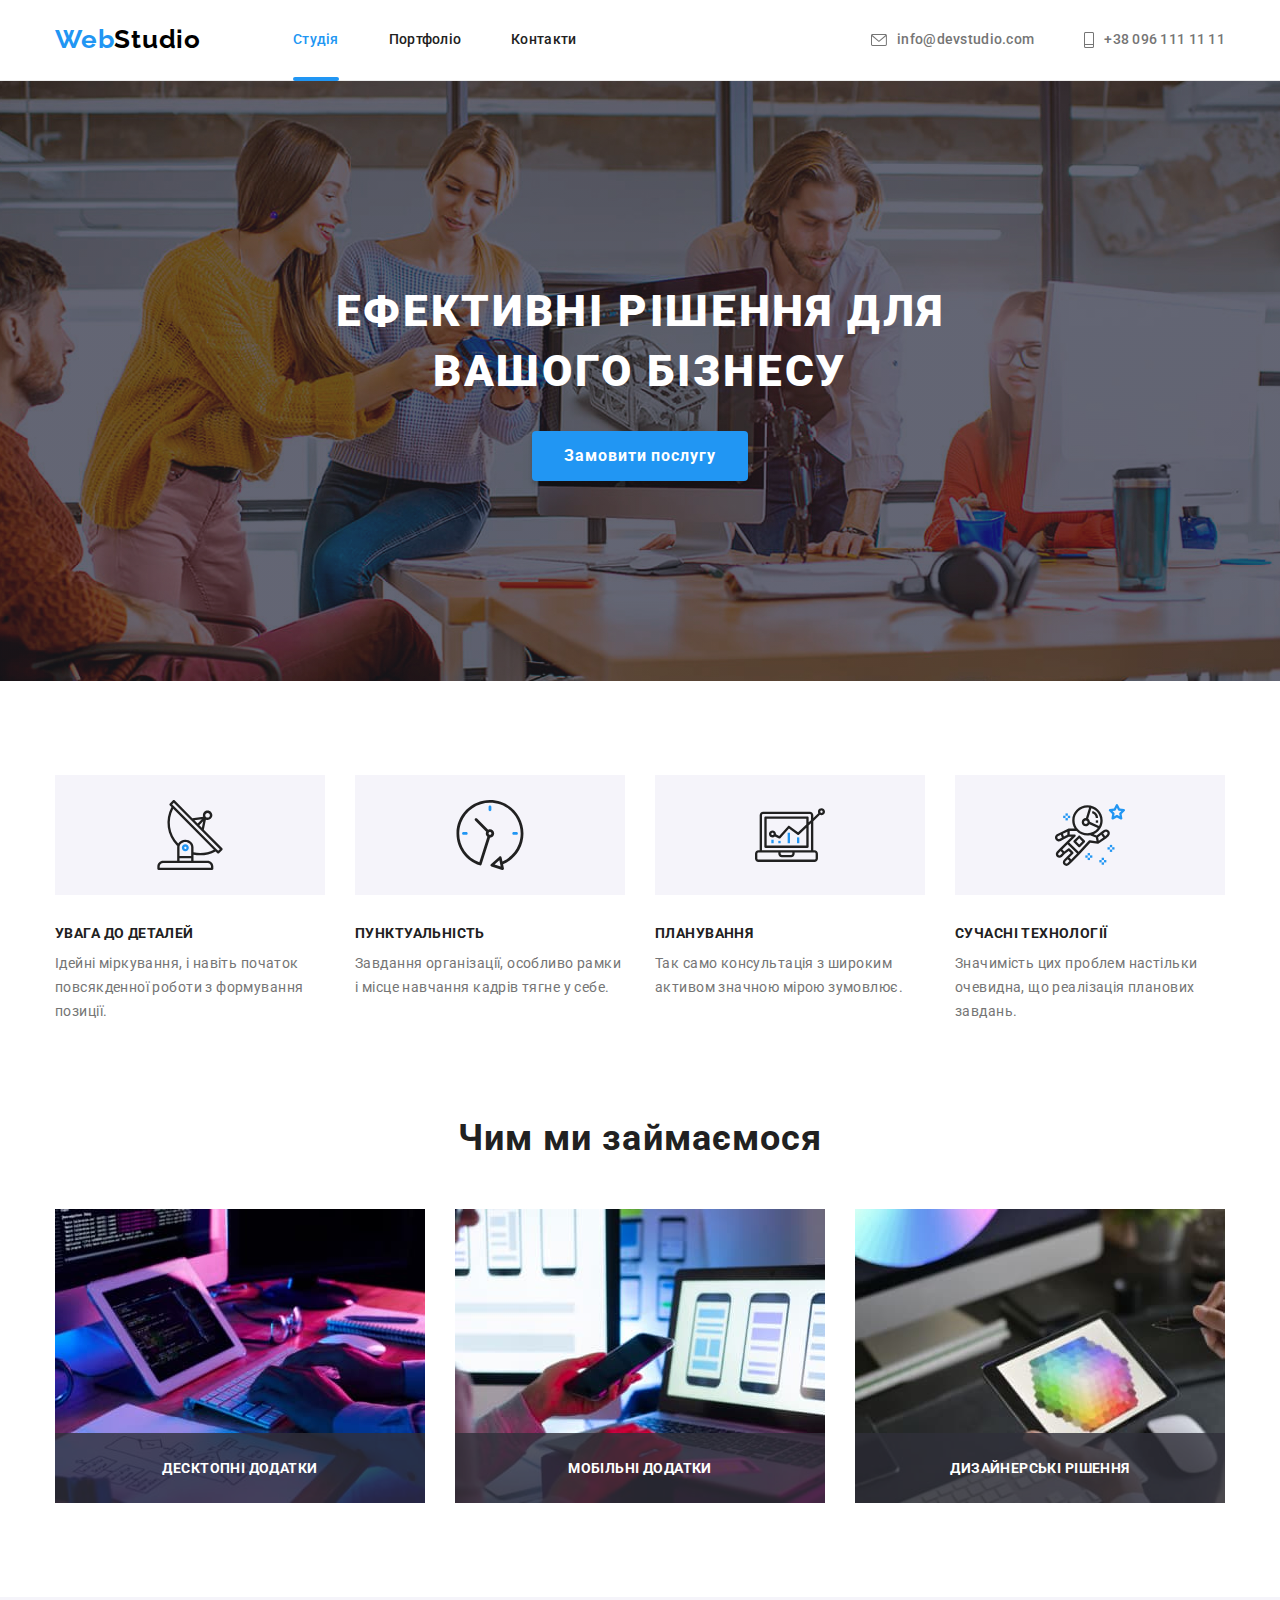
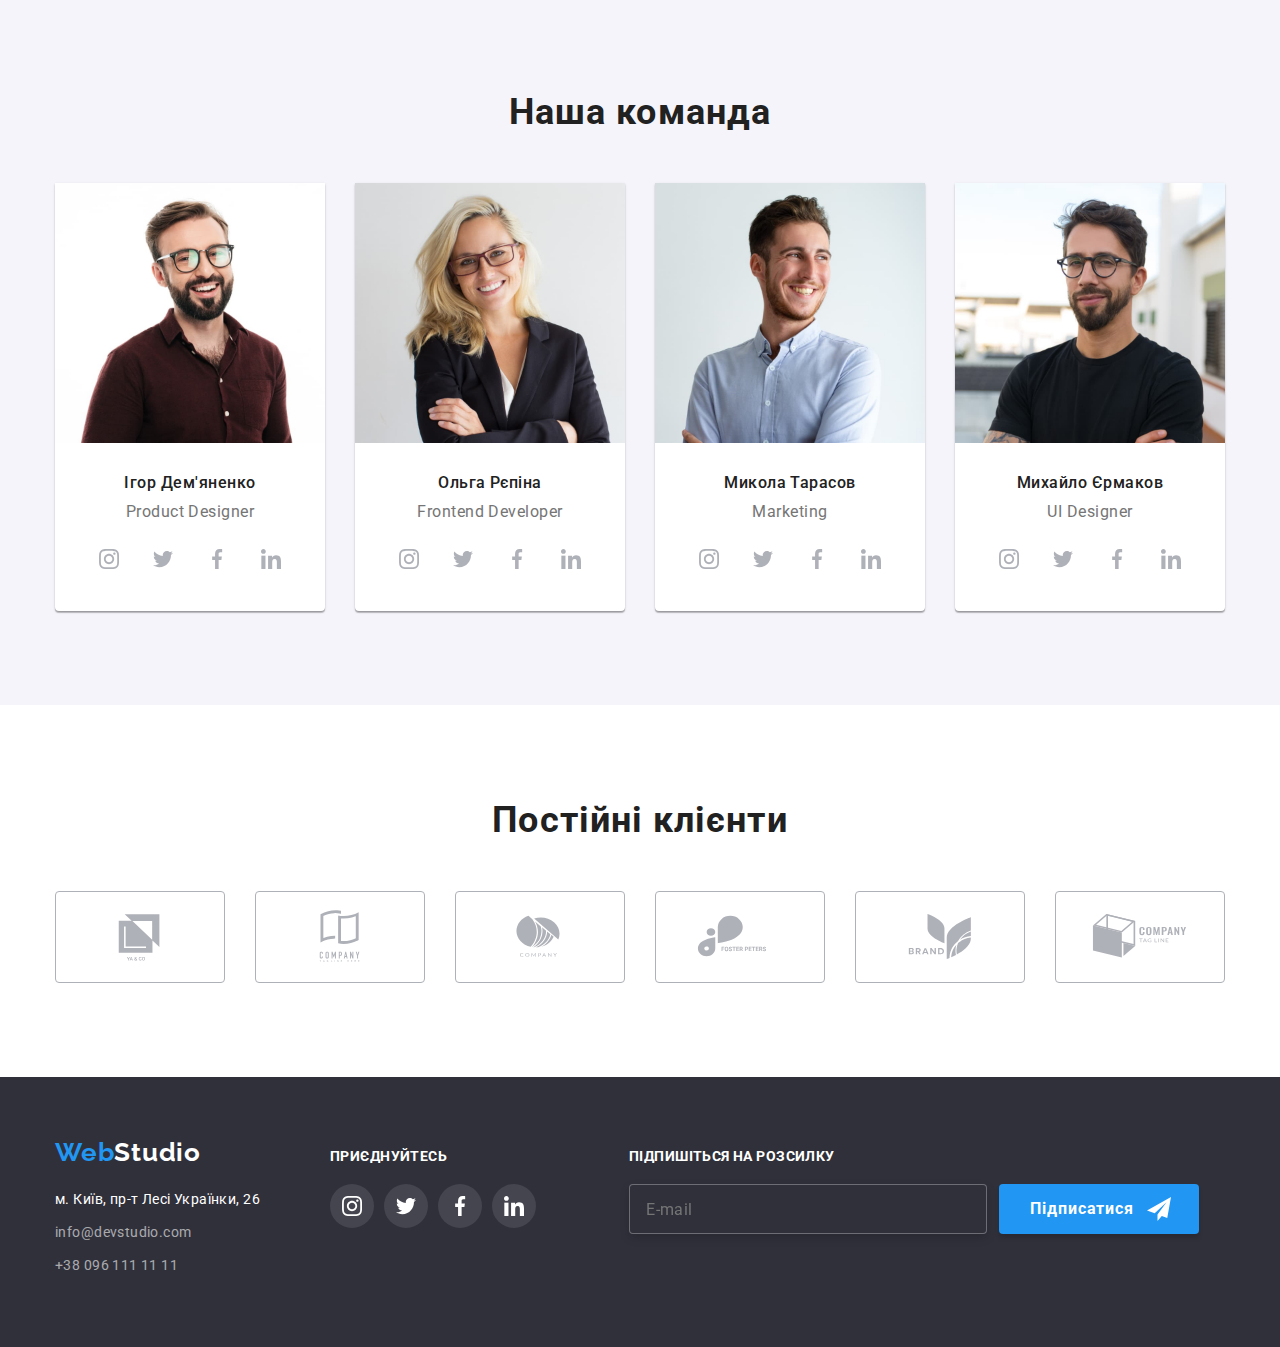
<file: index.html>
<!DOCTYPE html>
<html lang="uk">
  <head>
    <meta charset="UTF-8">
    <meta http-equiv="X-UA-Compatible" content="IE=edge">
    <meta name="viewport" content="width=device-width, initial-scale=1.0">
    <title>Студія</title>
    <link rel="preconnect" href="https://fonts.googleapis.com">
    <link rel="preconnect" href="https://fonts.gstatic.com" crossorigin>
    <link href="https://fonts.googleapis.com/css2?family=Raleway:wght@700&family=Roboto:wght@400;500;700;900&display=swap" rel="stylesheet">
    <link rel="stylesheet" href="https://cdnjs.cloudflare.com/ajax/libs/modern-normalize/1.1.0/modern-normalize.min.css">
    <link rel="stylesheet" href="./css/styles.css">
  </head>
  <body>
    <header class="header">
      <div class="container">
        <div class="navigation-contact">
          <nav class="header-nav">
            <a class="header-nav-logo link" href="./index.html"
              >Web<span class="header-nav-logos">Studio</span></a>
            <ul class="header-nav-list list">
              <li class="header-nav-item">
                <a class="header-nav-link current link" href="./index.html"
                  >Студія</a>
              </li>
              <li class="header-nav-item">
                <a class="header-nav-link link" href="./portfolio.html"
                  >Портфоліо</a>
              </li>
              <li class="header-nav-item">
                <a class="header-nav-link link" href="#">Контакти</a>
              </li>
            </ul>
          </nav>
          <ul class="header-contact-list list">
            <li class="header-contact-item">
              <a class="header-contact-link link" href="mailto:info@devstudio.com">
                <svg class="contact-icon" width="16px" height="12px">
                  <use href="./images/icons.svg#icon-mail"></use>
                </svg>
                info@devstudio.com</a>
            </li>
            <li class="header-contact-item">
              <a class="header-contact-link link" href="tel:+380961111111">
                <svg class="contact-icon" width="10px" height="16px">
                  <use href="./images/icons.svg#icon-tel"></use>
                </svg>
                +38 096 111 11 11</a>
            </li>
          </ul>
        </div>
      </div>
    </header>
    <main>
      <section class="hero">
        <div class="container">
          <h1 class="hero-title">Ефективні рішення для вашого бізнесу</h1>
          <button data-modal-open class="hero-btn btn-text" type="button">
            Замовити послугу
          </button>
        </div>
      </section>
      <section class="possibility">
        <div class="container">
          <!--треба приховати заголовок для цієї секції -->
          <h2 class="visually-hidden">Наші можливості</h2>
          <!--саме цей -->
          <ul class="possibility-list list">
            <li class="possibility-item icon-antenna">
              <h3 class="possibility-item-title">УВАГА ДО ДЕТАЛЕЙ</h3>
              <p class="possibility-text">
                Ідейні міркування, і навіть початок повсякденної роботи з
                формування позиції.
              </p>
            </li>
            <li class="possibility-item icon-clock">
              <h3 class="possibility-item-title">ПУНКТУАЛЬНІСТЬ</h3>
              <p class="possibility-text">
                Завдання організації, особливо рамки і місце навчання кадрів
                тягне у себе.
              </p>
            </li>
            <li class="possibility-item icon-diagram">
              <h3 class="possibility-item-title">ПЛАНУВАННЯ</h3>
              <p class="possibility-text">
                Так само консультація з широким активом значною мірою зумовлює.
              </p>
            </li>
            <li class="possibility-item icon-astronaut">
              <h3 class="possibility-item-title">СУЧАСНІ ТЕХНОЛОГІЇ</h3>
              <p class="possibility-text">
                Значимість цих проблем настільки очевидна, що реалізація
                планових завдань.
              </p>
            </li>
          </ul>
        </div>
      </section>
      <section class="work">
        <div class="container">
          <h2 class="work-title">Чим ми займаємося</h2>
          <ul class="work-list list">
            <li class="work-item">
              <img class="work-icon" src="images/codding.jpg" alt="Кодування" width="370">
              <p class="work-icon-text">
                ДЕСКТОПНІ ДОДАТКИ
              </p>
            </li>
            <li class="work-item">
              <img class="work-icon" src="images/design.jpg" alt="Дизайн" width="370">
              <p class="work-icon-text">
                МОБІЛЬНІ ДОДАТКИ
              </p>
            </li>
            <li class="work-item">
              <img class="work-icon" src="images/coloripad.jpg" alt="Вибір кольору" width="370">
              <p class="work-icon-text">
                ДИЗАЙНЕРСЬКІ РІШЕННЯ
              </p>
            </li>
          </ul>
        </div>
      </section>
      <section class="team">
        <div class="container">
          <h2 class="team-title">Наша команда</h2>
          <ul class="team-list list">
            <li class="team-card">
              <img class="team-icon" src="images/ihor.jpg" alt="Ігор" width="270">
              <div class="team-box">
                <h3 class="team-item">Ігор Дем'яненко</h3>
                <p class="team-text">Product Designer</p>
                <ul class="social-list list">
                  <li class="social-item">
                    <a class="social-link" href="">
                      <svg class="social-icon" width="20" height="20">
                        <use href="./images/icons.svg#icon-instagram"></use>
                      </svg>
                    </a>
                  </li>
                  <li class="social-item">
                    <a class="social-link" href="">
                      <svg class="social-icon" width="20" height="20">
                        <use href="./images/icons.svg#icon-twitter"></use>
                      </svg>
                    </a>
                  </li>
                  <li class="social-item">
                    <a class="social-link" href="">
                      <svg class="social-icon" width="20" height="20">
                        <use href="./images/icons.svg#icon-facebook"></use>
                      </svg>
                    </a>
                  </li>
                  <li class="social-item">
                    <a class="social-link" href="">
                      <svg class="social-icon" width="20" height="20">
                        <use href="./images/icons.svg#icon-linkedin"></use>
                      </svg>
                    </a>
                  </li>
                </ul>
              </div>
            </li>
            <li class="team-card">
              <img class="team-icon" src="images/olha.jpg" alt="Ольга" width="270">
              <div class="team-box">
                <h3 class="team-item">Ольга Рєпіна</h3>
                <p class="team-text">Frontend Developer</p>
                <ul class="social-list list">
                  <li class="social-item">
                    <a class="social-link" href="">
                      <svg class="social-icon" width="20" height="20">
                        <use href="./images/icons.svg#icon-instagram"></use>
                      </svg>
                    </a>
                  </li>
                  <li class="social-item">
                    <a class="social-link" href="">
                      <svg class="social-icon" width="20" height="20">
                        <use href="./images/icons.svg#icon-twitter"></use>
                      </svg>
                    </a>
                  </li>
                  <li class="social-item">
                    <a class="social-link" href="">
                      <svg class="social-icon" width="20" height="20">
                        <use href="./images/icons.svg#icon-facebook"></use>
                      </svg>
                    </a>
                  </li>
                  <li class="social-item">
                    <a class="social-link" href="">
                      <svg class="social-icon" width="20" height="20">
                        <use href="./images/icons.svg#icon-linkedin"></use>
                      </svg>
                    </a>
                  </li>
                </ul>
              </div>
            </li>
            <li class="team-card">
              <img class="team-icon" src="images/mykola.jpg" alt="Микола" width="270">
              <div class="team-box">
                <h3 class="team-item">Микола Тарасов</h3>
                <p class="team-text">Marketing</p>
                <ul class="social-list list">
                  <li class="social-item">
                    <a class="social-link" href="">
                      <svg class="social-icon" width="20" height="20">
                        <use href="./images/icons.svg#icon-instagram"></use>
                      </svg>
                    </a>
                  </li>
                  <li class="social-item">
                    <a class="social-link" href="">
                      <svg class="social-icon" width="20" height="20">
                        <use href="./images/icons.svg#icon-twitter"></use>
                      </svg>
                    </a>
                  </li>
                  <li class="social-item">
                    <a class="social-link" href="">
                      <svg class="social-icon" width="20" height="20">
                        <use href="./images/icons.svg#icon-facebook"></use>
                      </svg>
                    </a>
                  </li>
                  <li class="social-item">
                    <a class="social-link" href="">
                      <svg class="social-icon" width="20" height="20">
                        <use href="./images/icons.svg#icon-linkedin"></use>
                      </svg>
                    </a>
                  </li>
                </ul>
              </div>
            </li>
            <li class="team-card">
              <img class="team-icon" src="images/myhailo.jpg" alt="Михайло" width="270">
              <div class="team-box">
                <h3 class="team-item">Михайло Єрмаков</h3>
                <p class="team-text">UI Designer</p>
                <ul class="social-list list">
                  <li class="social-item">
                    <a class="social-link" href="">
                      <svg class="social-icon" width="20" height="20">
                        <use href="./images/icons.svg#icon-instagram"></use>
                      </svg>
                    </a>
                  </li>
                  <li class="social-item">
                    <a class="social-link" href="">
                      <svg class="social-icon" width="20" height="20">
                        <use href="./images/icons.svg#icon-twitter"></use>
                      </svg>
                    </a>
                  </li>
                  <li class="social-item">
                    <a class="social-link" href="">
                      <svg class="social-icon" width="20" height="20">
                        <use href="./images/icons.svg#icon-facebook"></use>
                      </svg>
                    </a>
                  </li> 
                  <li class="social-item">
                    <a class="social-link" href="">
                      <svg class="social-icon" width="20" height="20">
                        <use href="./images/icons.svg#icon-linkedin"></use>
                      </svg>
                    </a>
                  </li>
                </ul>
              </div>
            </li>
          </ul>
        </div>
      </section>
      <section class="clients">
        <div class="container">
          <h2 class="clients-title">Постійні клієнти</h2>
          <ul class="clients-list list">
            <li class="clients-item">
              <a class="clients-link" href="">
                <svg class="clients-icon" width="106" height="60">
                  <use href="./images/icons.svg#icon-client1"></use>
                </svg>
              </a>
            </li>
            <li class="clients-item">
              <a class="clients-link" href="">
                <svg class="clients-icon" width="106" height="60">
                  <use href="./images/icons.svg#icon-client2"></use>
                </svg>
              </a>
            </li>
            <li class="clients-item">
              <a class="clients-link" href="">
                <svg class="clients-icon" width="106" height="60">
                  <use href="./images/icons.svg#icon-client3"></use>
                </svg>
              </a>
            </li>
            <li class="clients-item">
              <a class="clients-link" href="">
                <svg class="clients-icon" width="106" height="60">
                  <use href="./images/icons.svg#icon-client4"></use>
                </svg>
              </a>
            </li>
            <li class="clients-item">
              <a class="clients-link" href="">
                <svg class="clients-icon" width="106" height="60">
                  <use href="./images/icons.svg#icon-client5"></use>
                </svg>
              </a>
            </li>
            <li class="clients-item">
              <a class="clients-link" href="">
                <svg class="clients-icon" width="106" height="60">
                  <use href="./images/icons.svg#icon-client6"></use>
                </svg>
              </a>
            </li>
          </ul>
        </div>
      </section>
    </main>
    <footer class="footer">
      <div class="container container-footer">
        <div class="main-footer">
          <a class="footer-logo link" href="./index.html"
            >Web<span class="footer-logos">Studio</span></a>
          <address>
            <ul class="footer-address-list list">
              <li class="footer-address-item">
                <a
                  class="footer-address-map link"
                  href="https://goo.gl/maps/SFuVJCe8wq69EAfA6"
                  target="_blank"
                  rel="noopener noreferrer nofollow"
                  >м. Київ, пр-т Лесі Українки, 26</a>
              </li>
              <li class="footer-address-item">
                <a
                  class="footer-address-link link"
                  href="mailto:info@devstudio.com"
                  >info@devstudio.com</a>
              </li>
              <li class="footer-address-item">
                <a class="footer-address-link link" href="tel:+380961111111"
                  >+38 096 111 11 11</a>
              </li>
            </ul>
          </address>
        </div>
        <div class="social-footer">
          <p class="social-footer-title">ПРИЄДНУЙТЕСЬ</p>
          <ul class="social-footer-list list">
            <li class="social-footer-item">
              <a class="social-footer-link" href="">
                <svg class="social-footer-icon" width="20" height="20">
                  <use href="./images/icons.svg#icon-instagram"></use>
                </svg>
              </a>
            </li>
            <li class="social-footer-item">
              <a class="social-footer-link" href="">
                <svg class="social-footer-icon" width="20" height="20">
                  <use href="./images/icons.svg#icon-twitter"></use>
                </svg>
              </a>
            </li>
            <li class="social-footer-item">
              <a class="social-footer-link" href="">
                <svg class="social-footer-icon" width="20" height="20">
                  <use href="./images/icons.svg#icon-facebook"></use>
                </svg>
              </a>
            </li>
            <li class="social-footer-item">
              <a class="social-footer-link" href="">
                <svg class="social-footer-icon" width="20" height="20">
                  <use href="./images/icons.svg#icon-linkedin"></use>
                </svg>
              </a>
            </li>
          </ul>
        </div>
        <div class="subscribe-footer">
          <p class="subscribe-footer-title">ПІДПИШІТЬСЯ НА РОЗСИЛКУ</p>
          <form class="subscribe-form">
            <input name="subscribe" id="subscribe" placeholder="E-mail" />
            <button class="subscribe-btn subscribe-btn-text" type="submit">
              Підписатися
              <svg class="subscribe-icon" width="24px" height="24px">
                <use href="./images/icons.svg#icon-send"></use>
              </svg>
            </button>
          </form>
        </div>
      </div>
    </footer>
    <div class="overlay-modal is-hidden" data-modal>
      <div class="modal"> 
        <button data-modal-close class="modal-close-btn" type="button">
          <svg class="modal-close-icon" width="11" height="11">
            <use href="./images/icons.svg#icon-close"></use>
          </svg>
        </button>
          <p class="form-title">
            Залиште свої дані, ми вам передзвонимо
            </p>
          <form class="form-application">
            <div class="form-field">
              <label for="name">Ім'я</label>
              <input type="text" name="name" id="name" class="modal-input" />
              <svg class="form-icon" width="18px" height="18px">
                <use href="./images/icons.svg#icon-name-form"></use>
              </svg>
            </div>
            <div class="form-field">  
              <label for="tel">Телефон</label>
              <input type="text" name="tel" id="tel" class="modal-input" />
              <svg class="form-icon" width="18px" height="18px">
                <use href="./images/icons.svg#icon-tel-form"></use>
              </svg>
            </div>
            <div class="form-field">
              <label for="email">Пошта</label>
              <input type="text" name="email" id="email" class="modal-input" />
              <svg class="form-icon" width="18px" height="18px">
                <use href="./images/icons.svg#icon-email-form"></use>
              </svg>
            </div>
            <div class="form-field form-field-last">
              <label for="comment">Коментар</label>
              <textarea name="comment" id="comment" placeholder="Введіть текст"></textarea>
            </div>
            <div class="form-agreement">
              <label class="form-agreement-label">
                <input class="checkbox-agreement" type="checkbox" name="agreement"/>
                <span class="checkbox-icon"></span>
                Погоджуюся з розсилкою та приймаю
                <a href="policy" class="form-agreement-yes">Умови договору</a>
              </label>
            </div>
            <button class="form-btn form-btn-text" type="submit">Відправити</button>
          </form>
    </div>
    </div>
      <script src="./js/modal.js"></script>
  </body>
</html>
</file>
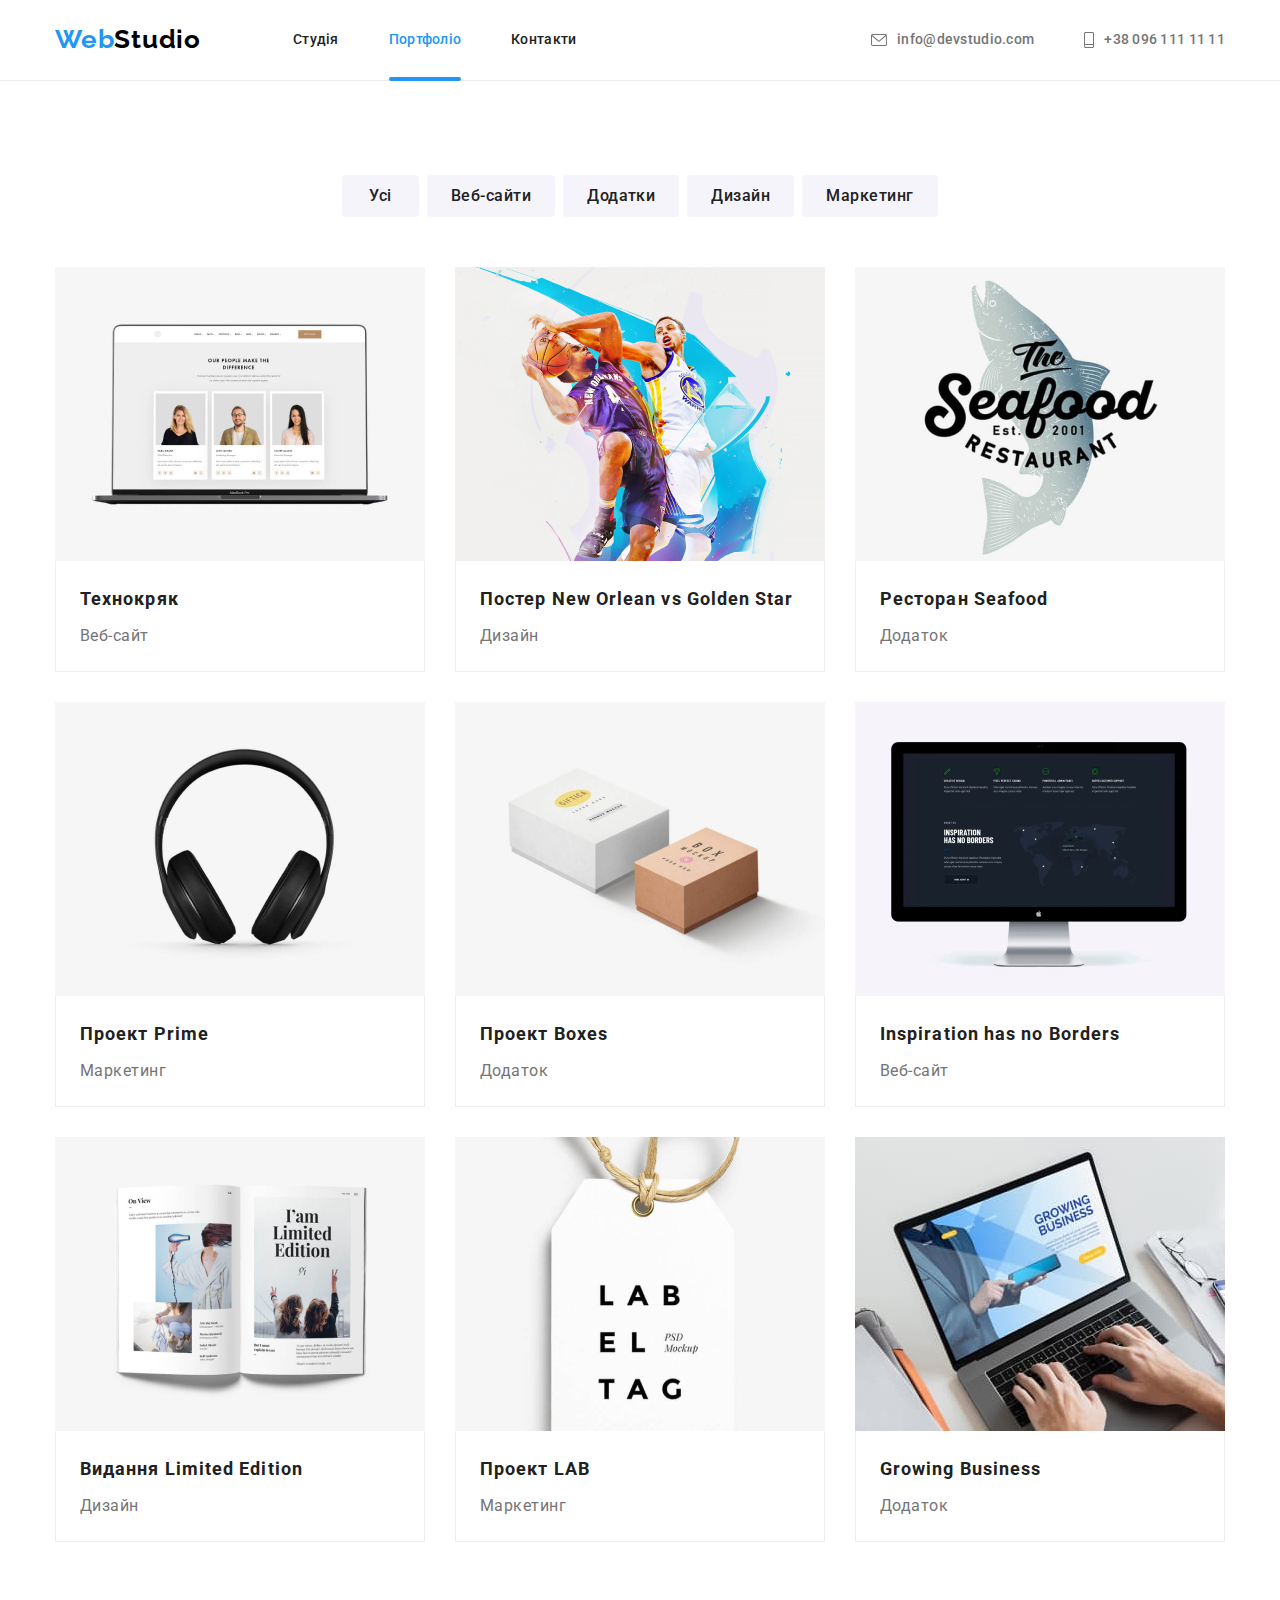
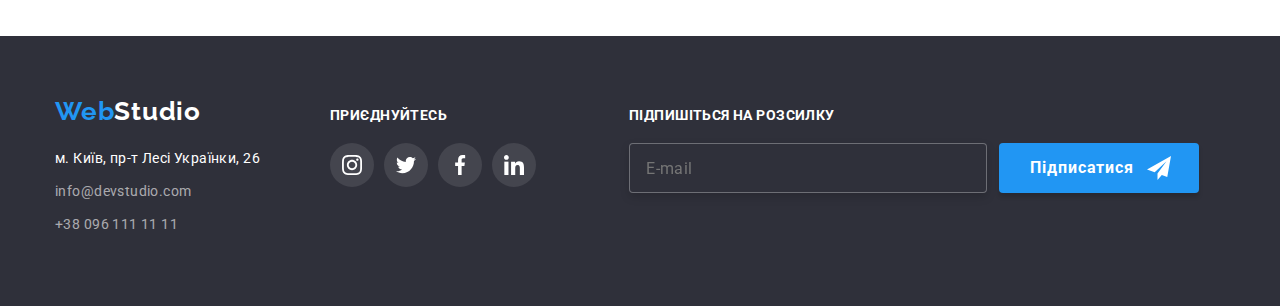
<file: portfolio.html>
<!DOCTYPE html>
<html lang="uk">
  <head>
    <meta charset="UTF-8">
    <meta http-equiv="X-UA-Compatible" content="IE=edge">
    <meta name="viewport" content="width=device-width, initial-scale=1.0">
    <title>Студія</title>
    <link rel="preconnect" href="https://fonts.googleapis.com">
    <link rel="preconnect" href="https://fonts.gstatic.com" crossorigin>
    <link href="https://fonts.googleapis.com/css2?family=Raleway:wght@700&family=Roboto:wght@400;500;700;900&display=swap" rel="stylesheet">
    <link rel="stylesheet" href="https://cdnjs.cloudflare.com/ajax/libs/modern-normalize/1.1.0/modern-normalize.min.css">
    <link rel="stylesheet" href="./css/styles.css">
  </head>
  <body>
    <header class="header">
      <div class="container">
        <div class="navigation-contact">
          <nav class="header-nav">
            <a class="header-nav-logo link" href="./index.html"
              >Web<span class="header-nav-logos">Studio</span></a
            >
            <ul class="header-nav-list list">
              <li class="header-nav-item">
                <a class="header-nav-link link" href="./index.html">Студія</a>
              </li>
              <li class="header-nav-item">
                <a class="header-nav-link current link" href="./portfolio.html"
                  >Портфоліо</a
                >
              </li>
              <li class="header-nav-item">
                <a class="header-nav-link link" href="#">Контакти</a>
              </li>
            </ul>
          </nav>
          <ul class="header-contact-list list">
            <li class="header-contact-item">
              <a
                class="header-contact-link link"
                href="mailto:info@devstudio.com"
              >
                <svg class="contact-icon" width="16px" height="12px">
                  <use href="./images/icons.svg#icon-mail"></use>
                </svg>
                info@devstudio.com</a
              >
            </li>
            <li class="header-contact-item">
              <a class="header-contact-link link" href="tel:+380961111111">
                <svg class="contact-icon" width="10px" height="16px">
                  <use href="./images/icons.svg#icon-tel"></use>
                </svg>
                +38 096 111 11 11</a
              >
            </li>
          </ul>
        </div>
      </div>
    </header>
    <main>
      <section class="cross">
        <div class="container">
          <!--треба приховати заголовок для цієї секції -->
          <h1 class="visually-hidden">Портфоліо</h1>
          <!--саме цей -->
          <ul class="cross-list list">
            <li class="cross-item">
              <button class="cross-btn cross-btn-all" type="button">Усі</button>
            </li>
            <li class="cross-item">
              <button class="cross-btn" type="button">Веб-сайти</button>
            </li>
            <li class="cross-item">
              <button class="cross-btn" type="button">Додатки</button>
            </li>
            <li class="cross-item">
              <button class="cross-btn" type="button">Дизайн</button>
            </li>
            <li class="cross-item">
              <button class="cross-btn" type="button">Маркетинг</button>
            </li>
          </ul>
          <ul class="portfolio-list list">
            <li class="portfolio-item">
              <a class="portfolio-link link" href="#">
                <div class="portfolio-box">
                  <img class="portfolio-img" src="images/technokryak.jpg" alt="laptop" width="370">
                  <div class="overlay-portfolio">
                    <p class="overlay-text">
                      Ресурс пропонує комплексні пропозиції з різними рівнем
                      функціоналу та сервісів. Все це дозволить відвідувачу
                      отримати вичерпі відомості про компанію чи приватну особу.
                    </p>
                  </div>
                </div>
                <div class="portfolio-bo">
                  <h2 class="portfolio-card-title">Технокряк</h2>
                  <p class="portfolio-text">Веб-сайт</p>
                </div>
              </a>
            </li>
            <li class="portfolio-item">
              <a class="portfolio-link link" href="#">
                <div class="portfolio-box">
                  <img class="portfolio-img" src="images/neworleangoldenstar.jpg" alt="basketball" width="370">
                  <div class="overlay-portfolio">
                    <p class="overlay-text">
                      Ресурс пропонує комплексні пропозиції з різними рівнем
                      функціоналу та сервісів. Все це дозволить відвідувачу
                      отримати вичерпі відомості про компанію чи приватну особу.
                    </p>
                  </div>
                </div>
                <div class="portfolio-bo">
                  <h2 class="portfolio-card-title">
                    Постер New Orlean vs Golden Star
                  </h2>
                  <p class="portfolio-text">Дизайн</p>
                </div>
              </a>
            </li>
            <li class="portfolio-item">
              <a class="portfolio-link link" href="#">
                <div class="portfolio-box">
                  <img class="portfolio-img" src="images/seafood.jpg" alt="seafood" width="370">
                  <div class="overlay-portfolio">
                    <p class="overlay-text">
                      Ресурс пропонує комплексні пропозиції з різними рівнем
                      функціоналу та сервісів. Все це дозволить відвідувачу
                      отримати вичерпі відомості про компанію чи приватну особу.
                    </p>
                  </div>
                </div>
                <div class="portfolio-bo">
                  <h2 class="portfolio-card-title">Ресторан Seafood</h2>
                  <p class="portfolio-text">Додаток</p>
                </div>
              </a>
            </li> 
            <li class="portfolio-item">
              <a class="portfolio-link link" href="#">
                <div class="portfolio-box">
                  <img class="portfolio-img" src="images/prime.jpg" alt="headphone" width="370">
                  <div class="overlay-portfolio">
                    <p class="overlay-text">
                      Ресурс пропонує комплексні пропозиції з різними рівнем
                      функціоналу та сервісів. Все це дозволить відвідувачу
                      отримати вичерпі відомості про компанію чи приватну особу.
                    </p>
                  </div>
                </div>
                <div class="portfolio-bo">
                  <h2 class="portfolio-card-title">Проект Prime</h2>
                  <p class="portfolio-text">Маркетинг</p>
                </div>
              </a>
            </li>
            <li class="portfolio-item">
              <a class="portfolio-link link" href="#">
                <div class="portfolio-box">
                  <img class="portfolio-img" src="images/boxes.jpg" alt="boxes" width="370">
                  <div class="overlay-portfolio">
                    <p class="overlay-text">
                      Ресурс пропонує комплексні пропозиції з різними рівнем
                      функціоналу та сервісів. Все це дозволить відвідувачу
                      отримати вичерпі відомості про компанію чи приватну особу.
                    </p>
                  </div>
                </div>
                <div class="portfolio-bo">
                  <h2 class="portfolio-card-title">Проект Boxes</h2>
                  <p class="portfolio-text">Додаток</p>
                </div>
              </a>
            </li>
            <li class="portfolio-item">
              <a class="portfolio-link link" href="#">
                <div class="portfolio-box">
                  <img class="portfolio-img" src="images/inspirationhasnoborders.jpg" alt="monitor" width="370">
                  <div class="overlay-portfolio">
                    <p class="overlay-text">
                      Ресурс пропонує комплексні пропозиції з різними рівнем
                      функціоналу та сервісів. Все це дозволить відвідувачу
                      отримати вичерпі відомості про компанію чи приватну особу.
                    </p>
                  </div>
                </div>
                <div class="portfolio-bo">
                  <h2 class="portfolio-card-title">
                    Inspiration has no Borders
                  </h2>
                  <p class="portfolio-text">Веб-сайт</p>
                </div>
              </a>
            </li>
            <li class="portfolio-item">
              <a class="portfolio-link link" href="#">
                <div class="portfolio-box">
                  <img class="portfolio-img" src="images/limitededition.jpg" alt="book" width="370">
                  <div class="overlay-portfolio">
                    <p class="overlay-text">
                      Ресурс пропонує комплексні пропозиції з різними рівнем
                      функціоналу та сервісів. Все це дозволить відвідувачу
                      отримати вичерпі відомості про компанію чи приватну особу.
                    </p>
                  </div>
                </div>
                <div class="portfolio-bo">
                  <h2 class="portfolio-card-title">Видання Limited Edition</h2>
                  <p class="portfolio-text">Дизайн</p>
                </div>
              </a>
            </li>
            <li class="portfolio-item">
              <a class="portfolio-link link" href="#">
                <div class="portfolio-box">
                  <img class="portfolio-img" src="images/lab.jpg" alt="labeltag" width="370">
                  <div class="overlay-portfolio">
                    <p class="overlay-text">
                      Ресурс пропонує комплексні пропозиції з різними рівнем
                      функціоналу та сервісів. Все це дозволить відвідувачу
                      отримати вичерпі відомості про компанію чи приватну особу.
                    </p>
                  </div>
                </div>
                <div class="portfolio-bo">
                  <h2 class="portfolio-card-title">Проект LAB</h2>
                  <p class="portfolio-text">Маркетинг</p>
                </div>
              </a>
            </li>
            <li class="portfolio-item">
              <a class="portfolio-link link" href="#">
                <div class="portfolio-box">
                  <img class="portfolio-img" src="images/growingbusiness.jpg" alt="coding" width="370">
                  <div class="overlay-portfolio">
                    <p class="overlay-text">
                      Ресурс пропонує комплексні пропозиції з різними рівнем
                      функціоналу та сервісів. Все це дозволить відвідувачу
                      отримати вичерпі відомості про компанію чи приватну особу.
                    </p>
                  </div>
                </div>
                <div class="portfolio-bo">
                  <h2 class="portfolio-card-title">Growing Business</h2>
                  <p class="portfolio-text">Додаток</p>
                </div>
              </a>
            </li>
          </ul>
        </div>
      </section>
    </main>
    <footer class="footer">
      <div class="container container-footer">
        <div class="main-footer">
          <a class="footer-logo link" href="./index.html"
            >Web<span class="footer-logos">Studio</span></a>
          <address>
            <ul class="footer-address-list list">
              <li class="footer-address-item">
                <a
                  class="footer-address-map link"
                  href="https://goo.gl/maps/SFuVJCe8wq69EAfA6"
                  target="_blank"
                  rel="noopener noreferrer nofollow"
                  >м. Київ, пр-т Лесі Українки, 26</a>
              </li>
              <li class="footer-address-item">
                <a
                  class="footer-address-link link"
                  href="mailto:info@devstudio.com"
                  >info@devstudio.com</a>
              </li>
              <li class="footer-address-item">
                <a class="footer-address-link link" href="tel:+380961111111"
                  >+38 096 111 11 11</a>
              </li>
            </ul>
          </address>
        </div>
        <div class="social-footer">
          <p class="social-footer-title">ПРИЄДНУЙТЕСЬ</p>
          <ul class="social-footer-list list">
            <li class="social-footer-item">
              <a class="social-footer-link" href="">
                <svg class="social-footer-icon" width="20" height="20">
                  <use href="./images/icons.svg#icon-instagram"></use>
                </svg>
              </a>
            </li>
            <li class="social-footer-item">
              <a class="social-footer-link" href="">
                <svg class="social-footer-icon" width="20" height="20">
                  <use href="./images/icons.svg#icon-twitter"></use>
                </svg>
              </a>
            </li>
            <li class="social-footer-item">
              <a class="social-footer-link" href="">
                <svg class="social-footer-icon" width="20" height="20">
                  <use href="./images/icons.svg#icon-facebook"></use>
                </svg>
              </a>
            </li>
            <li class="social-footer-item">
              <a class="social-footer-link" href="">
                <svg class="social-footer-icon" width="20" height="20">
                  <use href="./images/icons.svg#icon-linkedin"></use>
                </svg>
              </a>
            </li>
          </ul>
        </div>
        <div class="subscribe-footer">
          <p class="subscribe-footer-title">ПІДПИШІТЬСЯ НА РОЗСИЛКУ</p>
          <form class="subscribe-form">
            <input name="subscribe" id="subscribe" placeholder="E-mail" />
            <button class="subscribe-btn subscribe-btn-text" type="submit">
              Підписатися
              <svg class="subscribe-icon" width="24px" height="24px">
                <use href="./images/icons.svg#icon-send"></use>
              </svg>
            </button>
          </form>
        </div>
      </div>
    </footer>
  </body>
</html>
</file>
<file: css/styles.css>
:root {
  --primary-accent-color: #2196f3;
  --primary-title-color: #212121;
  --primary-bg-color: #ffffff;
  --primary-bg--color: #f5f5f5;
  --light-bg-color: #f5f4fa;
  --dark-bg-color: #2f303a;
  --color-address: rgba(255, 255, 255, 0.6);
  --primary-text-color: #757575;
  --svg-color-primary: #afb1b8;
}

/* reset basic styles*/

html {
  box-sizing: border-box;
}

h1,
h2,
h3,
h4,
p {
  margin-top: 0;
  margin-bottom: 0;
}

ul,
ol {
  margin-top: 0;
  margin-bottom: 0;
  padding-left: 0;
}

.link {
  text-decoration: none;
}

*,
*::before,
*::after {
  box-sizing: inherit;
}

.list {
  list-style: none;
}

img {
  display: block;
}

body {
  font-family: "Roboto", sans-serif;
  color: var(--primary-text-color);
  background-color: var(--primary-bg-color);
}

.container {
  margin: 0 auto;
  width: 1200px;
  padding: 0 15px;
}

.container-footer {
  display: flex;
  align-items: baseline;
}

.list {
  list-style: none;
}

.link {
  text-decoration: none;
}

/*H-E-A-D-E-R*/

.header {
  border-bottom: 1px solid #ececec;
}

.navigation-contact {
  display: flex;
  justify-content: space-between;
  align-items: center;
}
.header-nav {
  display: flex;
  justify-content: flex-start;
  gap: 93px;
  align-items: center;
}

.header-nav-logo {
  display: inline-block;
  font-family: "Raleway", sans-serif;
  font-weight: 700;
  font-size: 26px;
  line-height: calc(31 / 26);
  letter-spacing: 0.03em;
  color: var(--primary-accent-color);
  width: 145px;
  padding-top: 24px;
  padding-bottom: 25px;
}

.header-nav-logos {
  color: #000000;
}

.header-nav-list {
  display: flex;
  justify-content: flex-start;
  gap: 50px;
}

/*.header-nav-item {
}*/

.header-nav-link {
  position: relative;
  display: block;
  font-weight: 500;
  font-size: 14px;
  line-height: 1.14;
  letter-spacing: 0.02em;
  color: var(--primary-title-color);
  padding: 32px 0;
  transition-property: color;
  transition-duration: 250ms;
  transition-timing-function: cubic-bezier(0.4, 0, 0.2, 1);
}

.current::after {
  position: absolute;
  left: 0;
  bottom: -1px;
  width: 100%;
  margin-top: 28px;
  display: block;
  content: "";
  background: #2196f3;
  border-radius: 2px;
  height: 4px;
}

.header-nav-list .header-nav-link.current {
  color: var(--primary-accent-color);
}

.header-nav-link:hover,
.header-nav-link:focus {
  color: var(--primary-accent-color);
}

.header-contact-list {
  margin-left: auto;
  display: flex;
  gap: 50px;
  align-items: center;
}

.header-contact-link:hover .contact-icon,
.header-contact-link:focus .contact-icon {
  fill: var(--primary-accent-color);
}

/* .header-contact-item {
} */

.header-contact-link {
  display: flex;
  align-items: center;
  font-weight: 500;
  font-size: 14px;
  line-height: 1.14;
  letter-spacing: 0.02em;
  color: var(--primary-text-color);
  padding: 32px 0;
  transition-property: color;
  transition-duration: 250ms;
  transition-timing-function: cubic-bezier(0.4, 0, 0.2, 1);
}

.header-contact-link:hover,
.header-contact-link:focus {
  color: var(--primary-accent-color);
}

.contact-icon {
  fill: currentColor;
  margin-right: 10px;
  transition-property: fill;
  transition-duration: 250ms;
  transition-timing-function: cubic-bezier(0.4, 0, 0.2, 1);
}

/*M-A-I-N*/

.hero {
  background: #c4c4c4;
  background-image: linear-gradient(
      rgba(47, 48, 58, 0.4),
      rgba(47, 48, 58, 0.4)
    ),
    url(../images/hero.jpg);
  background-size: cover;
  padding: 200px 0;
  text-align: center;
  height: 600px;
  max-width: 1600px;
  margin-left: auto;
  margin-right: auto;
  background-repeat: no-repeat;
  background-size: cover;
  background-position: center;
}

.hero-title {
  font-weight: 900;
  font-size: 44px;
  line-height: calc(60 / 44);
  text-align: center;
  letter-spacing: 0.06em;
  text-transform: uppercase;
  color: var(--primary-bg-color);
  margin-bottom: 30px;
  margin-left: auto;
  margin-right: auto;
  max-width: 696px;
}

.hero-btn {
  /*boton*/
  background: var(--primary-accent-color);
  box-shadow: 0px 4px 4px rgba(0, 0, 0, 0.15);
  border-radius: 4px;
  border: none;
  cursor: pointer;
  padding: 10px 32px;
  border-color: transparent;
  transition-property: background;
  transition-duration: 250ms;
  transition-timing-function: cubic-bezier(0.4, 0, 0.2, 1);
}

.hero-btn:hover,
.hero-btn:focus {
  background: #188ce8;
}

.btn-text {
  /*boton text*/
  font-family: inherit;
  font-style: normal;
  font-weight: 700;
  font-size: 16px;
  line-height: calc(30 / 16);
  text-align: center;
  letter-spacing: 0.06em;
  color: var(--primary-bg-color);
}

.possibility {
  padding-top: 94px;
}

/*.possibility-title {
}*/

.visually-hidden {
  position: absolute;
  white-space: nowrap;
  width: 1px;
  height: 1px;
  overflow: hidden;
  border: 0;
  padding: 0;
  clip: rect(0 0 0 0);
  clip-path: inset(50%);
  margin: -1px;
}

.possibility-list {
  display: flex;
  justify-content: space-between;
}

.possibility-item {
  width: 270px;
}

.possibility-item::before {
  display: block;
  content: "";
  height: 120px;
  background-size: contain;
  background-repeat: no-repeat;
  background-position: center;
  background-color: var(--light-bg-color);
}

.icon-antenna::before {
  background-image: url(../images/icons/antenna.svg);
  background-size: 70px 70px;
}

.icon-clock::before {
  background-image: url(../images/icons/clock.svg);
  background-size: 70px 70px;
}

.icon-diagram::before {
  background-image: url(../images/icons/diagram.svg);
  background-size: 70px 70px;
}

.icon-astronaut::before {
  background-image: url(../images/icons/astronaut.svg);
  background-size: 70px 70px;
}

.possibility-item-title {
  margin-top: 30px;
  font-weight: 700;
  font-size: 14px;
  line-height: calc(16 / 14);
  letter-spacing: 0.03em;
  text-transform: uppercase;
  color: var(--primary-title-color);
  margin-bottom: 10px;
}

.possibility-text {
  font-size: 14px;
  line-height: calc(24 / 14);
  letter-spacing: 0.03em;
  color: var(--primary-text-color);
}

/* .possibility-icon {
} */

.work {
  padding: 94px 0;
}

.work-title {
  font-weight: 700;
  font-size: 36px;
  line-height: calc(42 / 36);
  text-align: center;
  letter-spacing: 0.03em;
  color: var(--primary-title-color);
  margin-bottom: 50px;
}

.work-list {
  display: flex;
  justify-content: space-between;
  position: relative;
}

/*.work-item {
}

.work-icon {
}*/

.work-icon-text {
  position: absolute;
  bottom: 0;
  width: 370px;
  height: 70px;
  font-family: "Roboto";
  font-style: normal;
  font-weight: 700;
  font-size: 14px;
  line-height: calc(16 / 14);
  text-align: center;
  letter-spacing: 0.03em;
  color: var(--primary-bg-color);
  padding: 27px;
  background: rgba(47, 48, 58, 0.8);
}

.team {
  background: var(--light-bg-color);
  padding: 94px 0;
}

.team-title {
  font-family: inherit;
  font-weight: 700;
  font-size: 36px;
  line-height: calc(42 / 36);
  text-align: center;
  letter-spacing: 0.03em;
  color: var(--primary-title-color);
  margin-bottom: 50px;
}

.team-list {
  display: flex;
  justify-content: space-between;
}

.team-card {
  background: var(--primary-bg-color);
  box-shadow: 0px 1px 3px rgba(0, 0, 0, 0.12), 0px 1px 1px rgba(0, 0, 0, 0.14),
    0px 2px 1px rgba(0, 0, 0, 0.2);
  border-radius: 0px 0px 4px 4px;
}

/*.team-icon {
}*/

.team-item {
  font-weight: 500;
  font-size: 16px;
  line-height: calc(19 / 16);
  text-align: center;
  letter-spacing: 0.03em;
  color: var(--primary-title-color);
  margin-bottom: 10px;
}

.team-box {
  padding: 30px 32px;
}

.team-text {
  font-size: 16px;
  line-height: calc(19 / 16);
  text-align: center;
  letter-spacing: 0.03em;
  color: var(--primary-text-color);
  margin-bottom: 16px;
}

.social-list {
  display: flex;
  justify-content: center;
  gap: 10px;
}

/* .social-item {
} */

.social-link {
  display: flex;
  align-content: center;
  justify-content: center;
  align-items: center;
  border-radius: 50%;
  height: 44px;
  width: 44px;
  transition-property: background;
  transition-duration: 250ms;
  transition-timing-function: cubic-bezier(0.4, 0, 0.2, 1);
}

.social-link:hover,
.social-link:focus {
  background-color: var(--primary-accent-color);
}

.social-link:hover .social-icon,
.social-link:focus .social-icon {
  fill: var(--primary-bg-color);
}
.social-icon {
  fill: var(--svg-color-primary);
  transition-property: fill;
  transition-duration: 250ms;
  transition-timing-function: cubic-bezier(0.4, 0, 0.2, 1);
}

.clients {
  padding: 94px 0;
}

.clients-title {
  font-weight: 700;
  font-size: 36px;
  line-height: calc(42 / 36);
  text-align: center;
  letter-spacing: 0.03em;
  color: var(--primary-title-color);
  margin-bottom: 50px;
}

.clients-list {
  display: flex;
  justify-content: space-between;
}

/* .clients-item {
} */

.clients-link {
  display: flex;
  align-content: center;
  justify-content: center;
  align-items: center;
  width: 170px;
  height: 92px;
  border: 1px solid #afb1b8;
  border-radius: 4px;
  fill: var(--svg-color-primary);
  transition-property: border-color;
  transition-duration: 250ms;
  transition-timing-function: cubic-bezier(0.4, 0, 0.2, 1);
}

.clients-link:hover,
.clients-link:focus {
  border-color: var(--primary-accent-color);
}

.clients-icon {
  fill: var(---svg-color-primary);
  transition-property: fill;
  transition-duration: 250ms;
  transition-timing-function: cubic-bezier(0.4, 0, 0.2, 1);
}

.clients-link:hover .clients-icon,
.clients-link:focus .clients-icon {
  fill: var(--primary-accent-color);
}

/*F-O-O-T-E-R*/

.footer {
  background: var(--dark-bg-color);
  padding: 60px 0;
  border-bottom: 1px;
}

.footer-logo {
  display: block;
  font-family: "Raleway", sans-serif;
  font-style: normal;
  font-weight: 700;
  font-size: 26px;
  line-height: calc(31 / 26);
  letter-spacing: 0.03em;
  color: var(--primary-accent-color);
  margin-bottom: 20px;
}

.footer-logos {
  color: var(--primary-bg-color);
}

/*.footer-address-list {
} */

.footer-address-item {
  margin-bottom: 9px;
}

.footer-address-map {
  font-style: normal;
  font-size: 14px;
  line-height: 1.71;
  letter-spacing: 0.03em;
  color: var(--primary-bg-color);
  transition-property: color;
  transition-duration: 250ms;
  transition-timing-function: cubic-bezier(0.4, 0, 0.2, 1);
}

.footer-address-link {
  font-style: normal;
  font-size: 14px;
  line-height: 1.71;
  letter-spacing: 0.03em;
  color: var(--color-address);
  transition-property: color;
  transition-duration: 250ms;
  transition-timing-function: cubic-bezier(0.4, 0, 0.2, 1);
}

.footer-address-map:hover,
.footer-address-map:focus,
.footer-address-link:hover,
.footer-address-link:focus {
  color: var(--primary-accent-color);
}

.social-footer {
  margin-left: 70px;
}

.social-footer-title {
  font-family: inherit;
  font-style: normal;
  font-weight: 700;
  font-size: 14px;
  line-height: calc (16 / 14);
  letter-spacing: 0.03em;
  color: var(--primary-bg-color);
  margin-bottom: 20px;
}

.social-footer-list {
  display: flex;
  gap: 10px;
  justify-content: space-between;
}

/* .social-footer-item {
} */

.social-footer-link {
  display: flex;
  align-content: center;
  justify-content: center;
  align-items: center;
  border-radius: 50%;
  height: 44px;
  width: 44px;
  background-color: rgba(255, 255, 255, 0.1);
  transition-property: background-color;
  transition-duration: 250ms;
  transition-timing-function: cubic-bezier(0.4, 0, 0.2, 1);
}

.social-footer-link:hover,
.social-footer-link:focus {
  background-color: var(--primary-accent-color);
}

.social-footer-link:hover .social-footer-icon,
.social-footer-link:focus .social-footer-icon {
  fill: var(--primary-bg-color);
}

.social-footer-icon {
  fill: var(--primary-bg-color);
  transition-property: fill;
  transition-duration: 250ms;
  transition-timing-function: cubic-bezier(0.4, 0, 0.2, 1);
}

.subscribe-footer {
  margin-left: 93px;
}

.subscribe-footer-title {
  font-family: inherit;
  font-style: normal;
  font-weight: 700;
  font-size: 14px;
  line-height: 16px;
  letter-spacing: 0.03em;
  color: var(--primary-bg-color);
  margin-bottom: 20px;
  text-transform: uppercase;
}

.subscribe-form {
  display: flex;
  align-items: center;
}

.subscribe-form input {
  padding-left: 16px;
  width: 358px;
  height: 50px;
  margin-right: 12px;
  background: var(--dark-bg-color);
  border: 1px solid rgba(255, 255, 255, 0.3);
  filter: drop-shadow(0px 4px 4px rgba(0, 0, 0, 0.15));
  border-radius: 4px;
  font-family: inherit;
  font-style: normal;
  font-weight: 400;
  font-size: 16px;
  line-height: calc(20 / 16);
  letter-spacing: 0.03em;
  color: rgba(255, 255, 255, 0.6);
  transition-property: border;
  transition-duration: 250ms;
  transition-timing-function: cubic-bezier(0.4, 0, 0.2, 1);
}

.subscribe-form input:hover,
.subscribe-form input:focus {
  outline: none;
  border: 1px solid #2196f3;
}

.subscribe-btn {
  /*subscribe boton*/
  position: relative;
  width: 200px;
  height: 50px;
  background: var(--primary-accent-color);
  box-shadow: 0px 4px 4px rgba(0, 0, 0, 0.15);
  border-radius: 4px;
  border: none;
  cursor: pointer;
  padding: 10px 62px 10px 28px;
  border-color: transparent;
  transition-property: background;
  transition-duration: 250ms;
  transition-timing-function: cubic-bezier(0.4, 0, 0.2, 1);
}

.subscribe-btn:hover,
.subscribe-btn:focus {
  background: #188ce8;
}

.subscribe-btn-text {
  /*subscribe boton text*/
  font-family: inherit;
  font-style: normal;
  font-weight: 700;
  font-size: 16px;
  line-height: calc(30 / 16);
  text-align: center;
  letter-spacing: 0.06em;
  color: var(--primary-bg-color);
}

.subscribe-icon{
  position: absolute;
  top: 13px;
  right: 28px;
}

/*----PORTFOLIO.html----*/
/*---M-A-I-N-portfolio*/

.cross {
  padding: 94px 0;
}

/*.cross-title {
}*/

.cross-list {
  display: flex;
  justify-content: center;
  gap: 8px;
  margin-bottom: 50px;
}

/*.cross-item {
}*/

.cross-btn {
  font-family: inherit;
  font-style: normal;
  font-weight: 500;
  font-size: 16px;
  line-height: calc(26 / 16);
  text-align: center;
  letter-spacing: 0.03em;
  color: var(--primary-title-color);
  background-color: var(--light-bg-color);
  border-radius: 4px;
  border-color: transparent;
  cursor: pointer;
  padding: 6px 22px;
  transition-property: color, background-color, box-shadow;
  transition-duration: 250ms;
  transition-timing-function: cubic-bezier(0.4, 0, 0.2, 1);
}

.cross-btn-all {
  padding: 6px 25px;
}

.cross-btn:hover,
.cross-btn:focus {
  color: var(--primary-bg-color);
  background-color: var(--primary-accent-color);
  box-shadow: 0px 3px 1px rgba(0, 0, 0, 0.1), 0px 1px 2px rgba(0, 0, 0, 0.08),
    0px 2px 2px rgba(0, 0, 0, 0.12);
}

/*.portfolio {
}*/

.portfolio-title {
  color: var(--primary-title-color);
  opacity: 0;
}

.portfolio-list {
  display: flex;
  flex-wrap: wrap;
  gap: 30px;
}

.portfolio-link {
  display: block;
  transition-property: box-shadow;
  transition-duration: 250ms;
  transition-timing-function: cubic-bezier(0.4, 0, 0.2, 1);
}

.portfolio-link:hover,
.portfolio-link:focus {
  box-shadow: 0px 1px 1px rgba(0, 0, 0, 0.12), 0px 4px 4px rgba(0, 0, 0, 0.06),
    1px 4px 6px rgba(0, 0, 0, 0.16);
}

.portfolio-bo {
  padding: 20px 24px;
  border-right-width: 1px;
  border-right-style: solid;
  border-right-color: #eeeeee;
  border-bottom-width: 1px;
  border-bottom-style: solid;
  border-bottom-color: #eeeeee;
  border-left-width: 1px;
  border-left-style: solid;
  border-left-color: #eeeeee;
}

.portfolio-item {
  background: var(--primary-bg-color);
}

/* .portfolio-img {
} */

.portfolio-card-title {
  font-weight: 700;
  font-size: 18px;
  line-height: calc(36 / 18);
  letter-spacing: 0.06em;
  color: var(--primary-title-color);
  margin-bottom: 4px;
}

.portfolio-text {
  font-size: 16px;
  line-height: calc(30 / 16);
  letter-spacing: 0.03em;
  color: var(--primary-text-color);
  flex-basis: auto;
}

.portfolio-box {
  position: relative;
  overflow: hidden;
}

.overlay-portfolio {
  position: absolute;
  top: 0;
  left: 0;
  width: 100%;
  height: 100%;
  transform: translateY(100%);
  background: rgba(33, 150, 243, 0.9);
  transition-property: transform;
  transition-duration: 250ms;
  transition-timing-function: cubic-bezier(0.4, 0, 0.2, 1);
}

.portfolio-item:hover .overlay-portfolio {
  transform: translateY(0);
}

.overlay-text {
  padding: 63px 24px;
  width: 322px;
  font-family: "Roboto";
  font-style: normal;
  font-weight: 400;
  font-size: 18px;
  line-height: calc(28 / 18);
  letter-spacing: 0.03em;
  color: var(--primary-bg-color);
}

/*M-O-D-A-L  W-I-N-D-O-W*/
.overlay-modal {
  position: fixed;
  top: 0;
  left: 0;
  width: 100%;
  height: 100%;
  background-color: rgba(0, 0, 0, 0.2);
  transition-property: background-color, visibility, opacity;
  transition-duration: 250ms;
  transition-timing-function: cubic-bezier(0.4, 0, 0.2, 1);
}

.modal {
  position: absolute;
  top: 50%;
  left: 50%;
  width: 528px;
  /* height: 581px; */
  padding: 40px;
  background-color: var(--primary-bg-color);
  transform: translate(-50%, -50%) scale(1);
  opacity: 1;
  transition-property: transform, background-color;
  transition-duration: 250ms;
  transition-timing-function: cubic-bezier(0.4, 0, 0.2, 1);
}

.is-hidden {
  visibility: none;
  opacity: 0;
  pointer-events: none;
}

.modal.is-hidden .modal /*.modal-close*/ {
  transform: translate(-50%, -50%) scale(0.5);
  transition-property: transform;
  transition-duration: 250ms;
  transition-timing-function: cubic-bezier(0.4, 0, 0.2, 1);
}

.modal-close-btn {
  cursor: pointer;
  position: absolute;
  top: 8px;
  right: 8px;
  border-radius: 50%;
  background-color: var(--primary-bg-color);
  height: 30px;
  width: 30px;
  border: 1px solid rgba(0, 0, 0, 0.1);
  transition-property: background-color;
  transition-duration: 250ms;
  transition-timing-function: cubic-bezier(0.4, 0, 0.2, 1);
}

.modal-close-btn:hover .modal-close-icon,
.modal-close-btn:focus .modal-close-icon {
  fill: var(--primary-accent-color);
}

.modal-close-icon {
  fill: #000000;
  transition-property: fill;
  transition-duration: 250ms;
  transition-timing-function: cubic-bezier(0.4, 0, 0.2, 1);
}

/* F O R M S*/
/* .form-application {
} */

.form-title {
  min-width: 448px;
  font-family: "Roboto";
  font-style: normal;
  font-weight: 700;
  font-size: 20px;
  line-height: calc(23 / 20);
  text-align: center;
  letter-spacing: 0.03em;
  color: #000000;
  margin-bottom: 12px;
}

.form-field {
  position: relative;
  display: flex;
  flex-direction: column;
  margin-bottom: 10px;
  transition-property: fill, border;
  transition-duration: 3250ms;
  transition-timing-function: cubic-bezier(0.4, 0, 0.2, 1);
}

.form-field-last {
  margin-bottom: 20px;
}
.form-field label {
  margin-bottom: 4px;
  font-family: "Roboto";
  font-style: normal;
  font-weight: 400;
  font-size: 12px;
  line-height: calc(14 / 12);
  letter-spacing: 0.01em;
  color: #757575;
}

.form-field input,
.form-field textarea {
  padding: 12px 42px;
  border: 1px solid rgba(33, 33, 33, 0.2);
  border-radius: 4px;
  transition-property: border;
  transition-duration: 250ms;
  transition-timing-function: cubic-bezier(0.4, 0, 0.2, 1);
}

.form-field textarea {
  padding: 12px 16px;
  height: 120px;
}

.form-field::placeholder {
  font-family: "Roboto";
  font-style: normal;
  font-weight: 400;
  font-size: 12px;
  line-height: calc(14 / 12);
  letter-spacing: 0.01em;
  color: rgba(117, 117, 117, 0.5);
}

.form-icon {
  position: absolute;
  top: 32px;
  left: 15px;
  fill: #212121;
  transition-property: fill;
  transition-duration: 250ms;
  transition-timing-function: cubic-bezier(0.4, 0, 0.2, 1);
}

.modal-input:focus + .form-icon {
  fill: var(--primary-accent-color);
}

.form-field:hover .form-icon,
.form-field:focus .form-icon {
  fill: var(--primary-accent-color);
}

.form-field input:hover,
.form-field input:focus {
  outline: none;
  border: 1px solid #2196f3;
}

textarea {
  resize: none;
}

.form-agreement {
  width: 425px;
  margin-left: auto;
  margin-right: auto;
  margin-bottom: 30px;
}

.form-field textarea:hover,
.form-field textarea:focus {
  outline: none;
  border: 1px solid #2196f3;
}

.form-agreement label {
  font-family: "Roboto";
  font-style: normal;
  font-weight: 400;
  font-size: 14px;
  line-height: calc(24 / 14);
  letter-spacing: 0.03em;
  color: #757575;
}

.form-agreement-yes {
  color: var(--primary-accent-color);
  margin-left: 5px;
}

.checkbox-agreement {
  -webkit-appearance: none;
  -moz-appearance: none;
  appearance: none;
  position: absolute;
}

.form-agreement-label {
  display: flex;
  justify-content: center;
  align-items: center;
}

.checkbox-icon {
  display: inline-block;
  width: 16px;
  height: 15px;
  margin-right: 7px;
  background-image: url("../images/icons/no-check.svg");
}

.checkbox-agreement:checked + .checkbox-icon {
  border-color: transparent;
  background-color: var(--primary-accent-color);
  border-radius: 2px;
  background-image: url("../images/icons/full-check.svg");
  background-size: contain;
  background-origin: border-box;
}
.form-btn {
  /*form boton*/
  margin:  0 140px;
  width: 200px;
  height: 50px;
  background: var(--primary-accent-color);
  box-shadow: 0px 4px 4px rgba(0, 0, 0, 0.15);
  border-radius: 4px;
  border: none;
  cursor: pointer;
  padding: 10px 52px;
  border-color: transparent;
  transition-property: background;
  transition-duration: 250ms;
  transition-timing-function: cubic-bezier(0.4, 0, 0.2, 1);
}

.form-btn:hover,
.form-btn:focus {
  background: #188ce8;
}

.form-btn-text {
  /*form boton text*/
  font-family: inherit;
  font-style: normal;
  font-weight: 700;
  font-size: 16px;
  line-height: calc(30 / 16);
  text-align: center;
  letter-spacing: 0.06em;
  color: var(--primary-bg-color);
}
</file>
